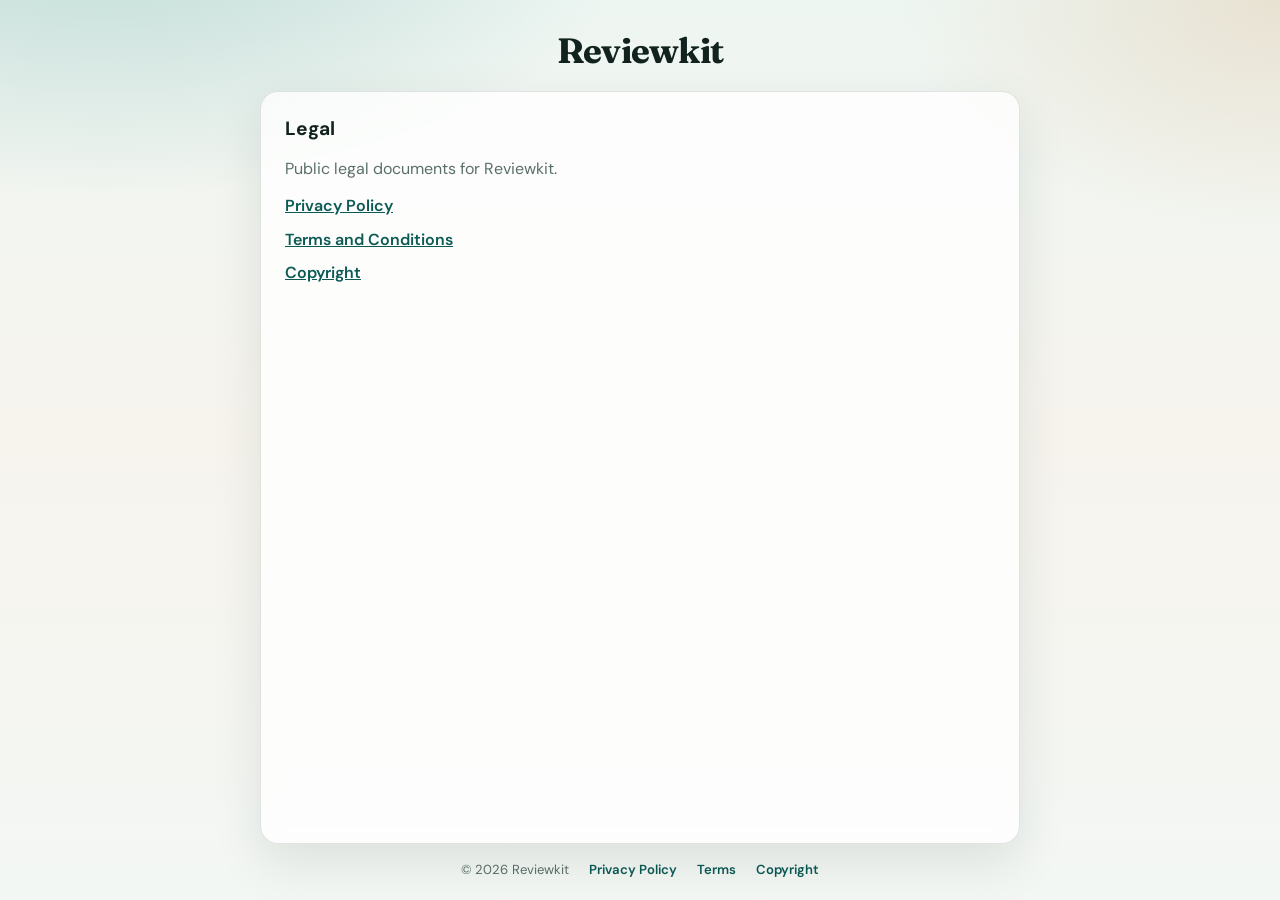
<file: index.html>
<!DOCTYPE html>
<html lang="en">
<head>
  <meta charset="UTF-8" />
  <meta name="viewport" content="width=device-width, initial-scale=1" />
  <title>Reviewkit</title>
  <link rel="stylesheet" href="styles.css" />
  <link rel="preconnect" href="https://fonts.googleapis.com" />
  <link rel="preconnect" href="https://fonts.gstatic.com" crossorigin />
  <link href="https://fonts.googleapis.com/css2?family=DM+Sans:ital,opsz,wght@0,9..40,400;0,9..40,500;0,9..40,600;0,9..40,700;1,9..40,400&family=Fraunces:opsz,wght@9..144,600;9..144,700&display=swap" rel="stylesheet" />
</head>
<body>
  <div class="bg" aria-hidden="true"></div>
  <main class="shell">
    <header class="brand">
      <h1><a href="index.html">Reviewkit</a></h1>
    </header>
    <article class="panel">
      <h2>Legal</h2>
      <p>Public legal documents for Reviewkit.</p>
      <ul class="links">
        <li><a href="privacy.html">Privacy Policy</a></li>
        <li><a href="terms.html">Terms and Conditions</a></li>
        <li><a href="copyright.html">Copyright</a></li>
      </ul>
    </article>
    <footer class="site-footer">
      <p>© 2026 Reviewkit</p>
      <a href="privacy.html">Privacy Policy</a>
      <a href="terms.html">Terms</a>
      <a href="copyright.html">Copyright</a>
    </footer>
  </main>
</body>
</html>
</file>
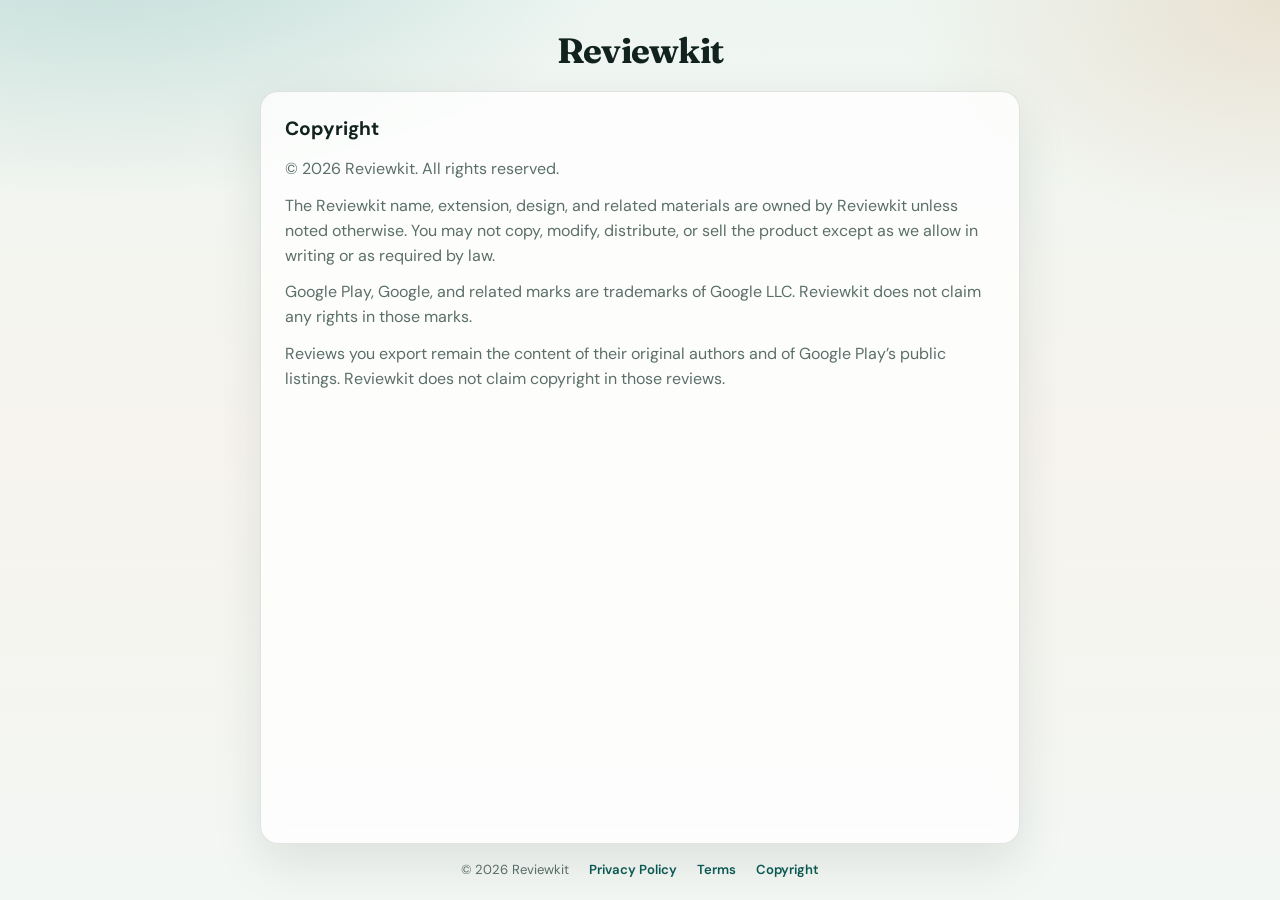
<file: copyright.html>
<!DOCTYPE html>
<html lang="en">
<head>
  <meta charset="UTF-8" />
  <meta name="viewport" content="width=device-width, initial-scale=1" />
  <title>Copyright — Reviewkit</title>
  <link rel="stylesheet" href="styles.css" />
  <link rel="preconnect" href="https://fonts.googleapis.com" />
  <link rel="preconnect" href="https://fonts.gstatic.com" crossorigin />
  <link href="https://fonts.googleapis.com/css2?family=DM+Sans:ital,opsz,wght@0,9..40,400;0,9..40,500;0,9..40,600;0,9..40,700;1,9..40,400&family=Fraunces:opsz,wght@9..144,600;9..144,700&display=swap" rel="stylesheet" />
</head>
<body>
  <div class="bg" aria-hidden="true"></div>
  <main class="shell">
    <header class="brand">
      <h1><a href="index.html">Reviewkit</a></h1>
    </header>
    <article class="panel">
      <h2>Copyright</h2>
      <p>© 2026 Reviewkit. All rights reserved.</p>
      <p>The Reviewkit name, extension, design, and related materials are owned by Reviewkit unless noted otherwise. You may not copy, modify, distribute, or sell the product except as we allow in writing or as required by law.</p>
      <p>Google Play, Google, and related marks are trademarks of Google LLC. Reviewkit does not claim any rights in those marks.</p>
      <p>Reviews you export remain the content of their original authors and of Google Play’s public listings. Reviewkit does not claim copyright in those reviews.</p>
    </article>
    <footer class="site-footer">
      <p>© 2026 Reviewkit</p>
      <a href="privacy.html">Privacy Policy</a>
      <a href="terms.html">Terms</a>
      <a href="copyright.html">Copyright</a>
    </footer>
  </main>
</body>
</html>
</file>
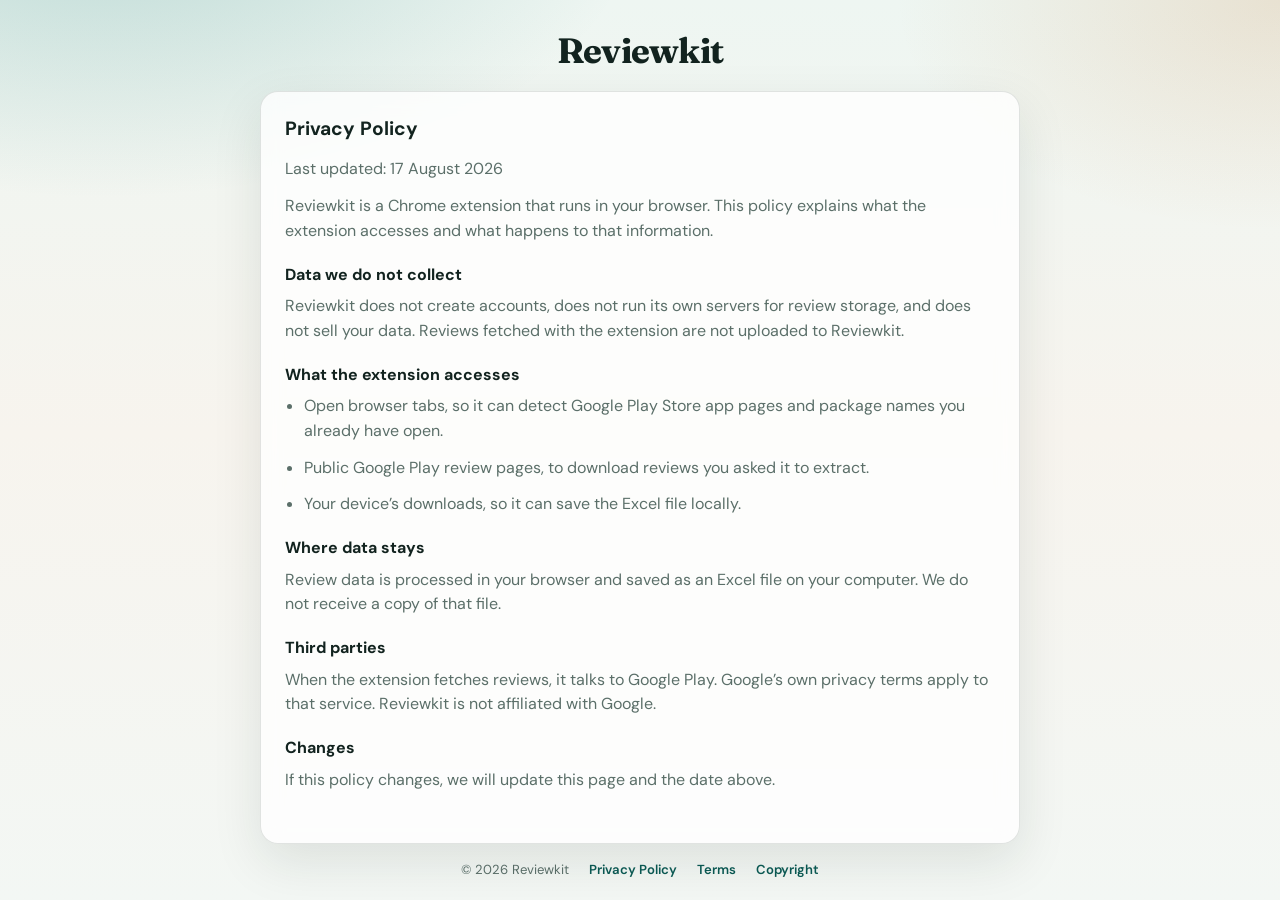
<file: privacy.html>
<!DOCTYPE html>
<html lang="en">
<head>
  <meta charset="UTF-8" />
  <meta name="viewport" content="width=device-width, initial-scale=1" />
  <title>Privacy Policy — Reviewkit</title>
  <link rel="stylesheet" href="styles.css" />
  <link rel="preconnect" href="https://fonts.googleapis.com" />
  <link rel="preconnect" href="https://fonts.gstatic.com" crossorigin />
  <link href="https://fonts.googleapis.com/css2?family=DM+Sans:ital,opsz,wght@0,9..40,400;0,9..40,500;0,9..40,600;0,9..40,700;1,9..40,400&family=Fraunces:opsz,wght@9..144,600;9..144,700&display=swap" rel="stylesheet" />
</head>
<body>
  <div class="bg" aria-hidden="true"></div>
  <main class="shell">
    <header class="brand">
      <h1><a href="index.html">Reviewkit</a></h1>
    </header>
    <article class="panel">
      <h2>Privacy Policy</h2>
      <p>Last updated: 17 August 2026</p>
      <p>Reviewkit is a Chrome extension that runs in your browser. This policy explains what the extension accesses and what happens to that information.</p>

      <h3>Data we do not collect</h3>
      <p>Reviewkit does not create accounts, does not run its own servers for review storage, and does not sell your data. Reviews fetched with the extension are not uploaded to Reviewkit.</p>

      <h3>What the extension accesses</h3>
      <ul>
        <li>Open browser tabs, so it can detect Google Play Store app pages and package names you already have open.</li>
        <li>Public Google Play review pages, to download reviews you asked it to extract.</li>
        <li>Your device’s downloads, so it can save the Excel file locally.</li>
      </ul>

      <h3>Where data stays</h3>
      <p>Review data is processed in your browser and saved as an Excel file on your computer. We do not receive a copy of that file.</p>

      <h3>Third parties</h3>
      <p>When the extension fetches reviews, it talks to Google Play. Google’s own privacy terms apply to that service. Reviewkit is not affiliated with Google.</p>

      <h3>Changes</h3>
      <p>If this policy changes, we will update this page and the date above.</p>
    </article>
    <footer class="site-footer">
      <p>© 2026 Reviewkit</p>
      <a href="privacy.html">Privacy Policy</a>
      <a href="terms.html">Terms</a>
      <a href="copyright.html">Copyright</a>
    </footer>
  </main>
</body>
</html>
</file>
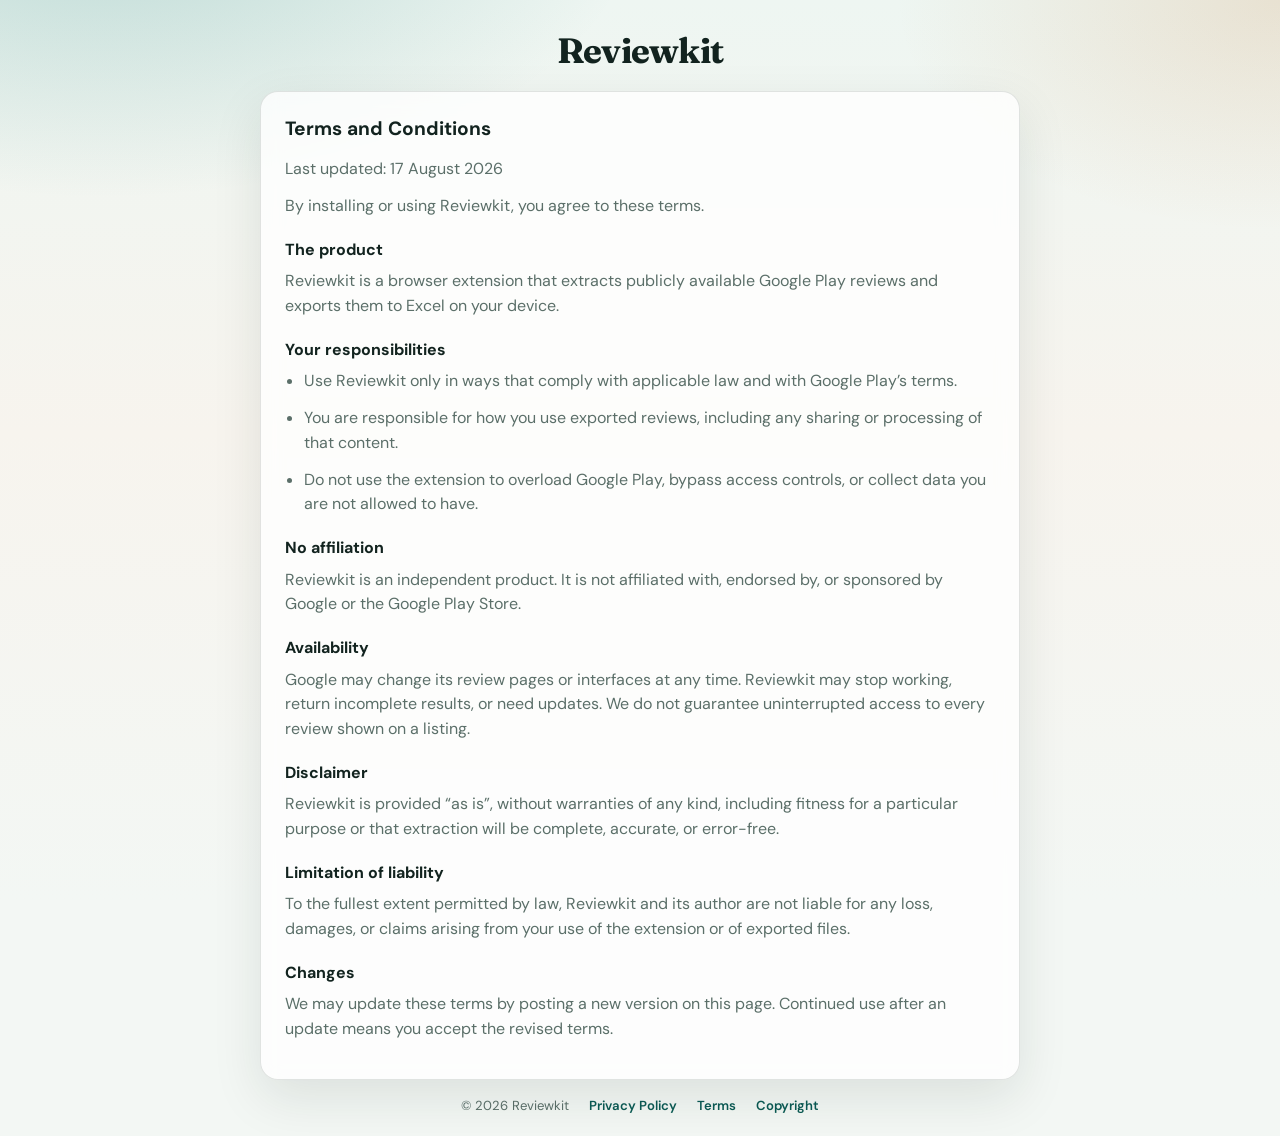
<file: terms.html>
<!DOCTYPE html>
<html lang="en">
<head>
  <meta charset="UTF-8" />
  <meta name="viewport" content="width=device-width, initial-scale=1" />
  <title>Terms and Conditions — Reviewkit</title>
  <link rel="stylesheet" href="styles.css" />
  <link rel="preconnect" href="https://fonts.googleapis.com" />
  <link rel="preconnect" href="https://fonts.gstatic.com" crossorigin />
  <link href="https://fonts.googleapis.com/css2?family=DM+Sans:ital,opsz,wght@0,9..40,400;0,9..40,500;0,9..40,600;0,9..40,700;1,9..40,400&family=Fraunces:opsz,wght@9..144,600;9..144,700&display=swap" rel="stylesheet" />
</head>
<body>
  <div class="bg" aria-hidden="true"></div>
  <main class="shell">
    <header class="brand">
      <h1><a href="index.html">Reviewkit</a></h1>
    </header>
    <article class="panel">
      <h2>Terms and Conditions</h2>
      <p>Last updated: 17 August 2026</p>
      <p>By installing or using Reviewkit, you agree to these terms.</p>

      <h3>The product</h3>
      <p>Reviewkit is a browser extension that extracts publicly available Google Play reviews and exports them to Excel on your device.</p>

      <h3>Your responsibilities</h3>
      <ul>
        <li>Use Reviewkit only in ways that comply with applicable law and with Google Play’s terms.</li>
        <li>You are responsible for how you use exported reviews, including any sharing or processing of that content.</li>
        <li>Do not use the extension to overload Google Play, bypass access controls, or collect data you are not allowed to have.</li>
      </ul>

      <h3>No affiliation</h3>
      <p>Reviewkit is an independent product. It is not affiliated with, endorsed by, or sponsored by Google or the Google Play Store.</p>

      <h3>Availability</h3>
      <p>Google may change its review pages or interfaces at any time. Reviewkit may stop working, return incomplete results, or need updates. We do not guarantee uninterrupted access to every review shown on a listing.</p>

      <h3>Disclaimer</h3>
      <p>Reviewkit is provided “as is”, without warranties of any kind, including fitness for a particular purpose or that extraction will be complete, accurate, or error-free.</p>

      <h3>Limitation of liability</h3>
      <p>To the fullest extent permitted by law, Reviewkit and its author are not liable for any loss, damages, or claims arising from your use of the extension or of exported files.</p>

      <h3>Changes</h3>
      <p>We may update these terms by posting a new version on this page. Continued use after an update means you accept the revised terms.</p>
    </article>
    <footer class="site-footer">
      <p>© 2026 Reviewkit</p>
      <a href="privacy.html">Privacy Policy</a>
      <a href="terms.html">Terms</a>
      <a href="copyright.html">Copyright</a>
    </footer>
  </main>
</body>
</html>
</file>
<file: styles.css>
:root {
  --ink: #12231f;
  --muted: #5b6f69;
  --paper: #f3f7f4;
  --panel: rgba(255, 255, 255, 0.78);
  --line: rgba(18, 35, 31, 0.12);
  --teal: #0f766e;
  --teal-deep: #0b5a54;
  --shadow: 0 18px 50px rgba(18, 35, 31, 0.1);
  --radius: 18px;
  --font: "DM Sans", ui-sans-serif, system-ui, sans-serif;
  --display: "Fraunces", Georgia, serif;
}

* {
  box-sizing: border-box;
}

html,
body {
  margin: 0;
  min-height: 100%;
}

body {
  font-family: var(--font);
  color: var(--ink);
  background: var(--paper);
  line-height: 1.55;
}

.bg {
  position: fixed;
  inset: 0;
  z-index: -1;
  background:
    radial-gradient(900px 480px at 8% -10%, rgba(15, 118, 110, 0.22), transparent 60%),
    radial-gradient(700px 420px at 100% 0%, rgba(201, 119, 42, 0.16), transparent 55%),
    linear-gradient(180deg, #eef6f2 0%, #f7f4ee 48%, #f3f7f4 100%);
}

.shell {
  width: min(760px, calc(100% - 2rem));
  margin: 1.5rem auto 0;
  min-height: calc(100vh - 1.5rem);
  display: flex;
  flex-direction: column;
}

.brand {
  text-align: center;
  margin-bottom: 0.75rem;
}

.brand a {
  color: inherit;
  text-decoration: none;
}

h1 {
  margin: 0;
  font-family: var(--display);
  font-size: clamp(1.7rem, 3vw, 2.2rem);
  font-weight: 700;
  letter-spacing: -0.02em;
}

.panel {
  background: var(--panel);
  backdrop-filter: blur(10px);
  border: 1px solid var(--line);
  border-radius: var(--radius);
  box-shadow: var(--shadow);
  padding: 1.4rem 1.5rem 1.6rem;
  flex: 1;
}

h2 {
  margin: 0 0 0.85rem;
  font-size: 1.2rem;
}

h3 {
  margin: 1.2rem 0 0.4rem;
  font-size: 1rem;
}

p,
li {
  color: var(--muted);
  margin: 0 0 0.75rem;
}

ul {
  margin: 0 0 0.75rem;
  padding-left: 1.2rem;
}

.links {
  list-style: none;
  padding: 0;
  margin: 0.4rem 0 0;
}

.links li {
  margin: 0 0 0.55rem;
}

.links a,
.panel a {
  color: var(--teal-deep);
  font-weight: 600;
}

.site-footer {
  display: flex;
  justify-content: center;
  align-items: center;
  flex-wrap: wrap;
  gap: 0.85rem 1.25rem;
  padding: 1rem 0 1.2rem;
  color: var(--muted);
  font-size: 0.82rem;
}

.site-footer p {
  margin: 0;
}

.site-footer a {
  color: var(--teal-deep);
  font-weight: 600;
  text-decoration: none;
}

.site-footer a:hover {
  text-decoration: underline;
}
</file>
